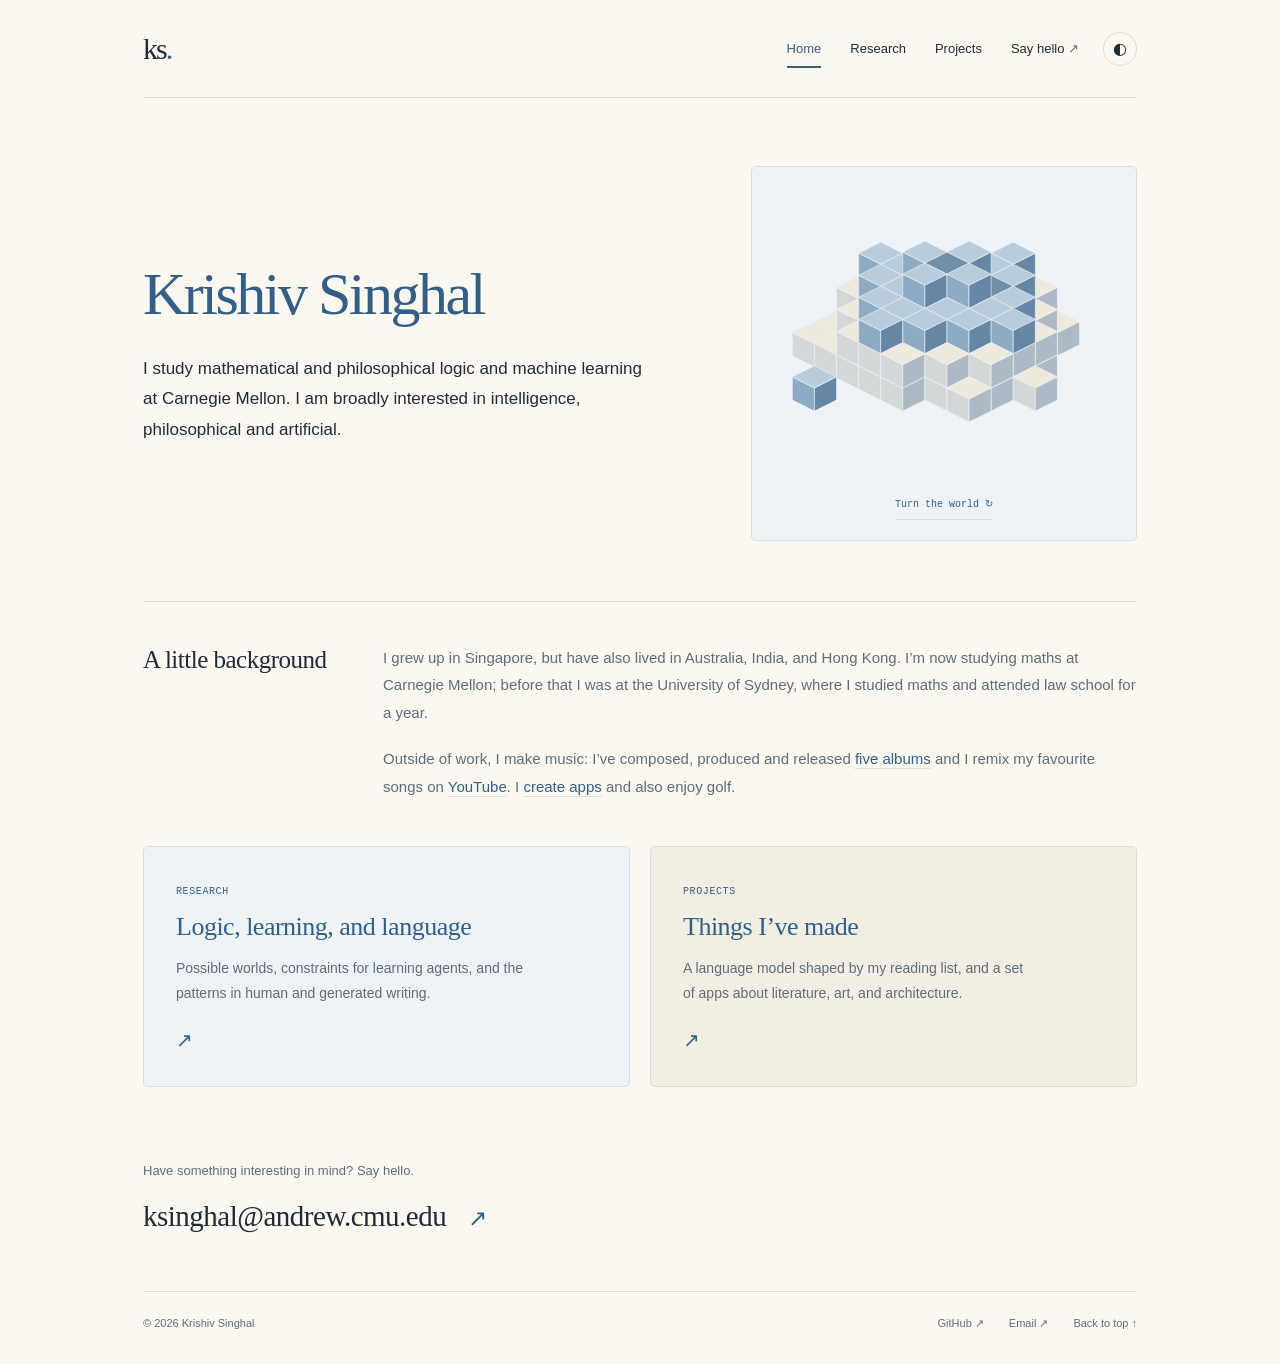
<file: index.html>
<!doctype html>
<html lang="en">
<head>
  <meta charset="utf-8"><meta name="viewport" content="width=device-width, initial-scale=1">
  <title>Krishiv Singhal</title>
  <meta name="description" content="Krishiv Singhal studies mathematical and philosophical logic and machine learning at Carnegie Mellon. Research, projects, and a little about me.">
  <meta name="theme-color" content="#fafaf8">
  <link rel="icon" type="image/svg+xml" href="data:image/svg+xml,%3Csvg xmlns='http://www.w3.org/2000/svg' viewBox='0 0 32 32'%3E%3Cpath fill='%23232b35' d='M16 2 29 9v14l-13 7L3 23V9z'/%3E%3Cpath fill='%23c8cdd3' d='m16 3 12 7-12 7L4 10z'/%3E%3Cpath fill='%23818c99' d='m4 11 11 7v11L4 23z'/%3E%3C/svg%3E">
  <link rel="stylesheet" href="style.css?v=20261001"><script src="script.js?v=20261001" defer></script>
</head>
<body>
<a class="skip" href="#main">Skip to content</a>
<div class="shell">
  <header><a class="monogram" href="index.html" aria-label="Krishiv Singhal, home">ks<span>.</span></a><nav aria-label="Main navigation"><a href="index.html" aria-current="page">Home</a><a href="research.html">Research</a><a href="projects.html">Projects</a><a href="mailto:ksinghal@andrew.cmu.edu">Say hello <span aria-hidden="true">↗</span></a></nav><button type="button" class="theme-toggle" data-theme-toggle aria-label="Switch to dark theme" hidden><span aria-hidden="true">◐</span></button></header>
  <main id="main">
    <section class="intro" aria-labelledby="name">
      <div class="intro-copy"><h1 id="name">Krishiv Singhal</h1><p class="intro-note">I study mathematical and philosophical logic and machine learning at Carnegie Mellon. I am broadly interested in intelligence, philosophical and artificial.</p></div>
      <figure class="hero-figure"><svg id="voxel-world" viewBox="0 0 400 360" role="img" aria-label="An abstract stepped landscape built from small grey and navy cubes"></svg><button class="world-turn" type="button" data-world-turn aria-label="Turn the voxel world" hidden>Turn the world <span aria-hidden="true">↻</span></button></figure>
    </section>
    <section id="about" class="about" aria-labelledby="about-title"><h2 id="about-title">A little background</h2><div><p>I grew up in Singapore, but have also lived in Australia, India, and Hong Kong. I’m now studying maths at Carnegie Mellon; before that I was at the University of Sydney, where I studied maths and attended law school for a year.</p><p>Outside of work, I make music: I’ve composed, produced and released <a href="https://open.spotify.com/artist/4lldGzQ3zyose5bvCWGqwF">five albums</a> and I remix my favourite songs on <a href="https://www.youtube.com/channel/UCVRhg6U-w7PQTtRtEd83idQ">YouTube</a>. I <a href="https://bites-suite-website.vercel.app/">create apps</a> and also enjoy golf.</p></div></section>
    <section class="pathways" aria-label="Explore my work">
      <a class="pathway" href="research.html"><span class="label">RESEARCH</span><h2>Logic, learning, and language</h2><p>Possible worlds, constraints for learning agents, and the patterns in human and generated writing.</p><span class="arrow" aria-hidden="true">↗</span></a>
      <a class="pathway" href="projects.html"><span class="label">PROJECTS</span><h2>Things I’ve made</h2><p>A language model shaped by my reading list, and a set of apps about literature, art, and architecture.</p><span class="arrow" aria-hidden="true">↗</span></a>
    </section>
    <section class="contact"><p>Have something interesting in mind? Say hello.</p><a href="mailto:ksinghal@andrew.cmu.edu">ksinghal@andrew.cmu.edu <span aria-hidden="true">↗</span></a></section>
  </main>
  <footer><span>© 2026 Krishiv Singhal</span><a href="https://github.com/k191105">GitHub ↗</a><a href="mailto:ksinghal@andrew.cmu.edu">Email ↗</a><a href="#main">Back to top ↑</a></footer>
</div>
</body>
</html>
</file>
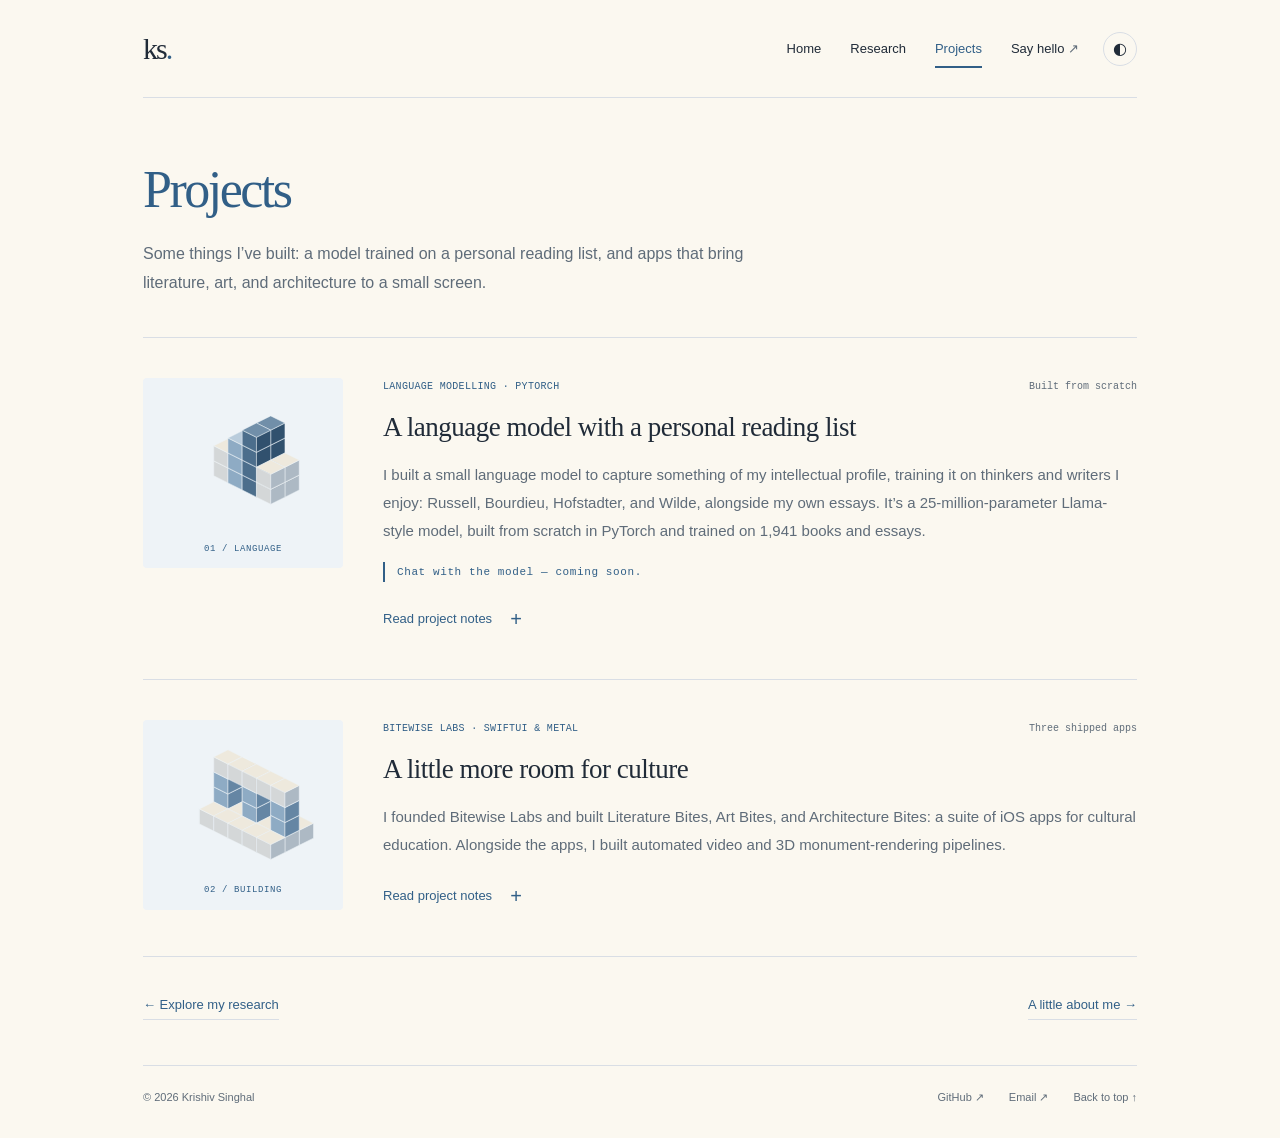
<file: projects.html>
<!doctype html>
<html lang="en">
<head>
  <meta charset="utf-8"><meta name="viewport" content="width=device-width, initial-scale=1">
  <title>Projects — Krishiv Singhal</title>
  <meta name="description" content="A personal language model and the Bitewise Labs cultural education apps, built by Krishiv Singhal.">
  <meta name="theme-color" content="#fafaf8">
  <link rel="icon" type="image/svg+xml" href="data:image/svg+xml,%3Csvg xmlns='http://www.w3.org/2000/svg' viewBox='0 0 32 32'%3E%3Cpath fill='%23232b35' d='M16 2 29 9v14l-13 7L3 23V9z'/%3E%3Cpath fill='%23c8cdd3' d='m16 3 12 7-12 7L4 10z'/%3E%3Cpath fill='%23818c99' d='m4 11 11 7v11L4 23z'/%3E%3C/svg%3E">
  <link rel="stylesheet" href="style.css?v=20261001"><script src="script.js?v=20261001" defer></script>
</head>
<body>
<a class="skip" href="#main">Skip to content</a>
<div class="shell">
  <header><a class="monogram" href="index.html" aria-label="Krishiv Singhal, home">ks<span>.</span></a><nav aria-label="Main navigation"><a href="index.html">Home</a><a href="research.html">Research</a><a href="projects.html" aria-current="page">Projects</a><a href="mailto:ksinghal@andrew.cmu.edu">Say hello <span aria-hidden="true">↗</span></a></nav><button type="button" class="theme-toggle" data-theme-toggle aria-label="Switch to dark theme" hidden><span aria-hidden="true">◐</span></button></header>
  <main id="main">
    <section class="page-intro"><h1>Projects</h1><p>Some things I’ve built: a model trained on a personal reading list, and apps that bring literature, art, and architecture to a small screen.</p></section>
    <section class="work" aria-label="Selected projects">
      <article class="project" id="language-model"><div class="project-art"><svg data-voxel="books" viewBox="0 0 240 180" aria-hidden="true"></svg><span>01 / LANGUAGE</span></div><div class="project-copy"><div class="project-meta">LANGUAGE MODELLING · PYTORCH <span>Built from scratch</span></div><h2>A language model with a personal reading list</h2><p>I built a small language model to capture something of my intellectual profile, training it on thinkers and writers I enjoy: Russell, Bourdieu, Hofstadter, and Wilde, alongside my own essays. It’s a 25-million-parameter Llama-style model, built from scratch in PyTorch and trained on 1,941 books and essays.</p><p class="quiet">Chat with the model — coming soon.</p><details><summary aria-label="Read project notes for the language model">Read project notes <span aria-hidden="true">+</span></summary><div class="notes"><h3>Inside the implementation</h3><p>The model brings together byte-pair encoding, rotary position embeddings, grouped-query attention, RMSNorm, SwiGLU, and AdamW. Training used 212 million tokens drawn from books and essays.</p><h3>From text to transformer</h3><p>This project follows the language-model pipeline all the way from the choice of text to the mechanics of a transformer. Its scale makes the components tangible: the tokenizer, architecture, and training corpus are parts of the same system.</p></div></details></div></article>
      <article class="project" id="bites-suite"><div class="project-art"><svg data-voxel="museum" viewBox="0 0 240 180" aria-hidden="true"></svg><span>02 / BUILDING</span></div><div class="project-copy"><div class="project-meta">BITEWISE LABS · SWIFTUI & METAL <span>Three shipped apps</span></div><h2>A little more room for culture</h2><p>I founded Bitewise Labs and built Literature Bites, Art Bites, and Architecture Bites: a suite of iOS apps for cultural education. Alongside the apps, I built automated video and 3D monument-rendering pipelines.</p><details><summary aria-label="Read project notes for Bitewise Labs">Read project notes <span aria-hidden="true">+</span></summary><div class="notes"><h3>From content to a working product</h3><p>The suite brings literature, art, and architecture into three focused apps. The engineering spans the native SwiftUI experience, Metal, and the tools that produce visual content for the apps.</p><h3>Bringing the pieces together</h3><p>The three released apps bring together native software and educational content. The automated pipelines support the ongoing work of creating videos and rendering architectural models.</p><a class="text-link" href="https://bites-suite-website.vercel.app/">Visit Bites Suite <span aria-hidden="true">↗</span></a></div></details></div></article>
    </section>
    <nav class="page-nav" aria-label="Continue exploring"><a class="text-link" href="research.html">← Explore my research</a><a class="text-link" href="index.html#about">A little about me →</a></nav>
  </main>
  <footer><span>© 2026 Krishiv Singhal</span><a href="https://github.com/k191105">GitHub ↗</a><a href="mailto:ksinghal@andrew.cmu.edu">Email ↗</a><a href="#main">Back to top ↑</a></footer>
</div>
</body>
</html>
</file>
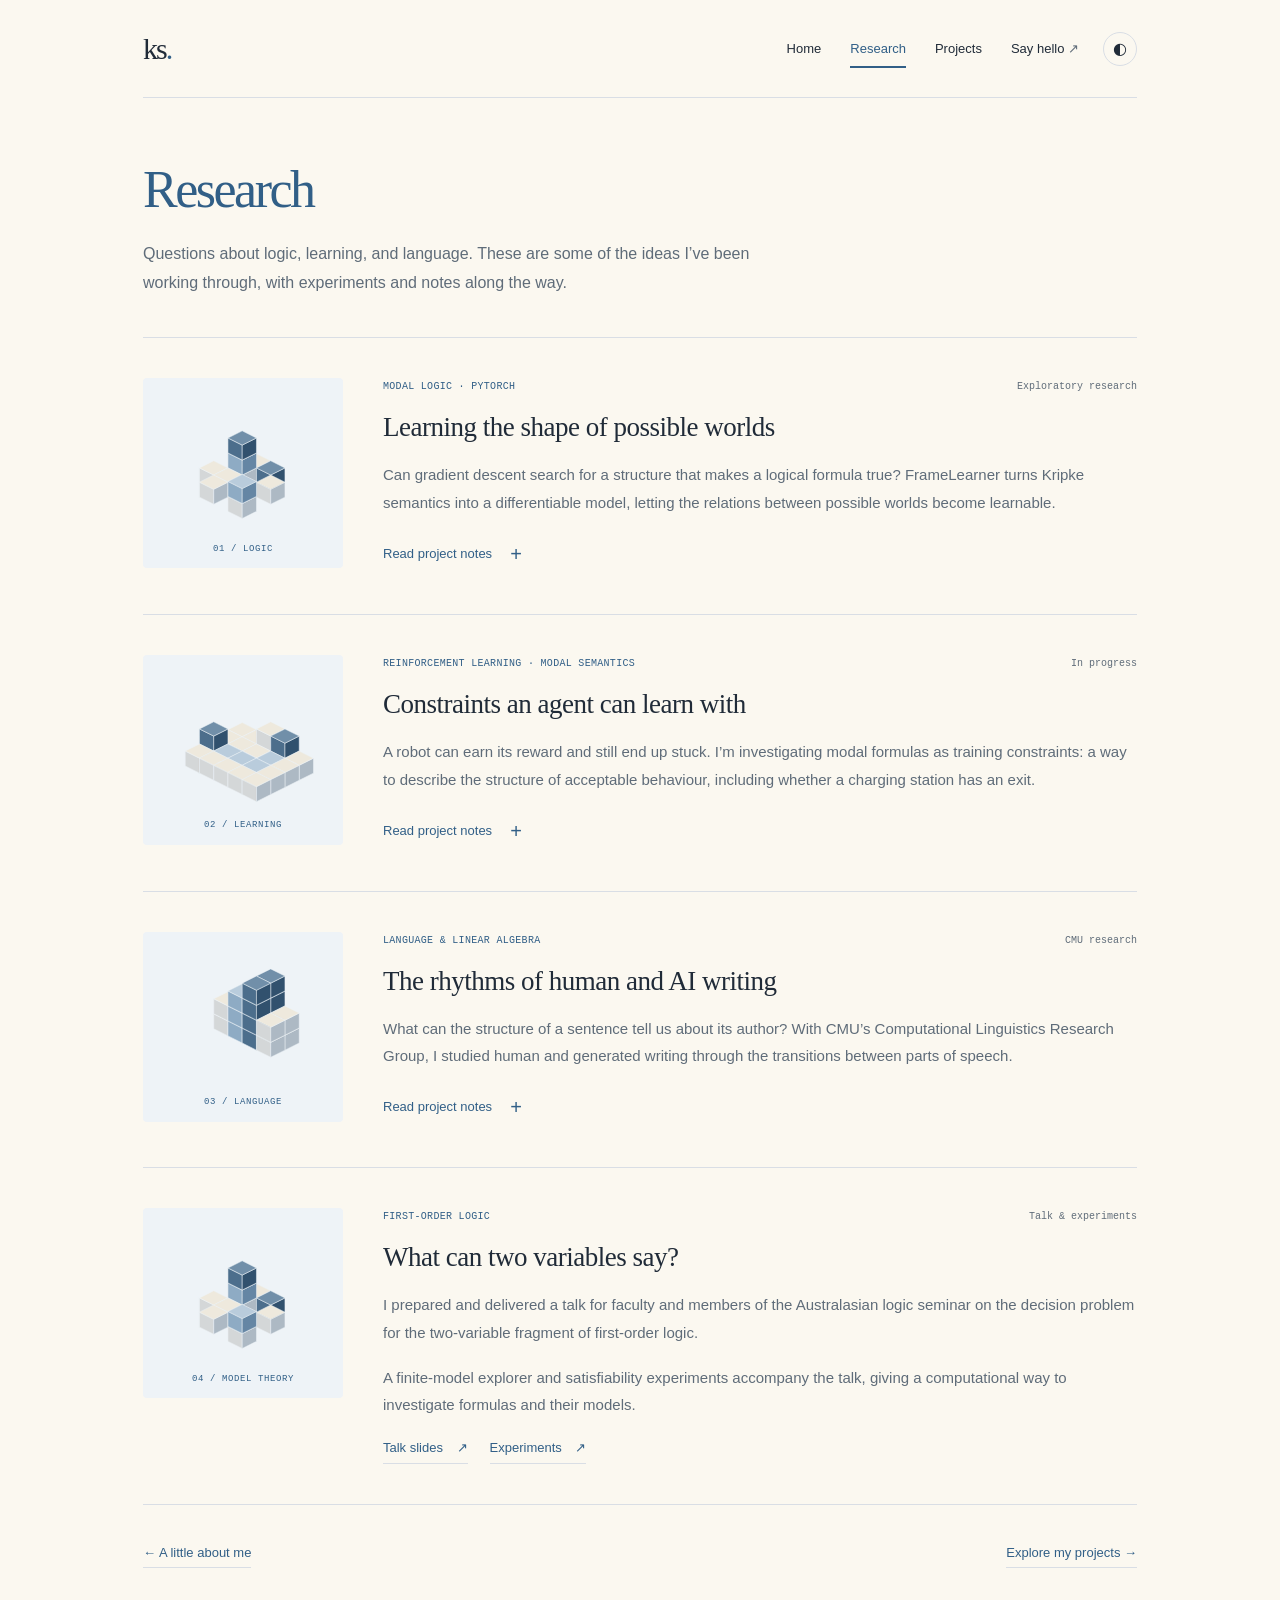
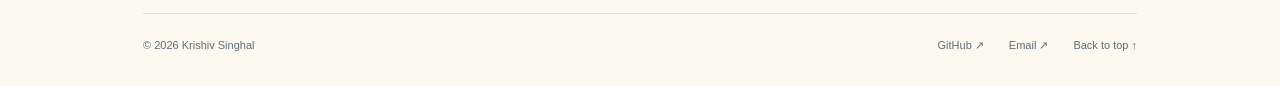
<file: research.html>
<!doctype html>
<html lang="en">
<head>
  <meta charset="utf-8"><meta name="viewport" content="width=device-width, initial-scale=1">
  <title>Research — Krishiv Singhal</title>
  <meta name="description" content="Selected research by Krishiv Singhal in modal logic, reinforcement learning, computational linguistics, and model theory.">
  <meta name="theme-color" content="#fafaf8">
  <link rel="icon" type="image/svg+xml" href="data:image/svg+xml,%3Csvg xmlns='http://www.w3.org/2000/svg' viewBox='0 0 32 32'%3E%3Cpath fill='%23232b35' d='M16 2 29 9v14l-13 7L3 23V9z'/%3E%3Cpath fill='%23c8cdd3' d='m16 3 12 7-12 7L4 10z'/%3E%3Cpath fill='%23818c99' d='m4 11 11 7v11L4 23z'/%3E%3C/svg%3E">
  <link rel="stylesheet" href="style.css?v=20261001"><script src="script.js?v=20261001" defer></script>
</head>
<body>
<a class="skip" href="#main">Skip to content</a>
<div class="shell">
  <header><a class="monogram" href="index.html" aria-label="Krishiv Singhal, home">ks<span>.</span></a><nav aria-label="Main navigation"><a href="index.html">Home</a><a href="research.html" aria-current="page">Research</a><a href="projects.html">Projects</a><a href="mailto:ksinghal@andrew.cmu.edu">Say hello <span aria-hidden="true">↗</span></a></nav><button type="button" class="theme-toggle" data-theme-toggle aria-label="Switch to dark theme" hidden><span aria-hidden="true">◐</span></button></header>
  <main id="main">
    <section class="page-intro"><h1>Research</h1><p>Questions about logic, learning, and language. These are some of the ideas I’ve been working through, with experiments and notes along the way.</p></section>
    <section class="work" aria-label="Research projects">
      <article class="project" id="framelearner" data-category="logic learning"><div class="project-art"><svg data-voxel="logic" viewBox="0 0 240 180" aria-hidden="true"></svg><span>01 / LOGIC</span></div><div class="project-copy"><div class="project-meta">MODAL LOGIC · PYTORCH <span>Exploratory research</span></div><h2>Learning the shape of possible worlds</h2><p>Can gradient descent search for a structure that makes a logical formula true? FrameLearner turns Kripke semantics into a differentiable model, letting the relations between possible worlds become learnable.</p><details><summary aria-label="Read project notes for FrameLearner">Read project notes <span aria-hidden="true">+</span></summary><div class="notes"><h3>From a formula to a frame</h3><p>A Kripke frame describes worlds and which worlds are accessible from one another. I relax those relations into continuous values, then optimise them with fuzzy versions of the logical operators. An adversarial valuation searches for counterexamples while the relation learns to reduce logical loss.</p><h3>What the experiment tells us</h3><p>The small, eight-world experiments recover some recognisable frame structure, but low fuzzy loss is not a certificate of classical validity. Oscillation, degenerate solutions, and the need for a formal verification step remain central limitations. The interesting question is how the structure of an axiom affects the difficulty of learning its frame.</p><a class="text-link" href="https://github.com/k191105/FrameLearner">Explore FrameLearner <span aria-hidden="true">↗</span></a></div></details></div></article>
      <article class="project" id="modal-rl" data-category="logic learning"><div class="project-art"><svg data-voxel="path" viewBox="0 0 240 180" aria-hidden="true"></svg><span>02 / LEARNING</span></div><div class="project-copy"><div class="project-meta">REINFORCEMENT LEARNING · MODAL SEMANTICS <span>In progress</span></div><h2>Constraints an agent can learn with</h2><p>A robot can earn its reward and still end up stuck. I’m investigating modal formulas as training constraints: a way to describe the structure of acceptable behaviour, including whether a charging station has an exit.</p><details><summary aria-label="Read project notes for modal logic and reinforcement learning">Read project notes <span aria-hidden="true">+</span></summary><div class="notes"><h3>A small world with a revealing failure</h3><p>The proof of concept begins with a grid-world agent that can reach a charger but cannot escape it. The modal condition C → ◇¬Q expresses that a charger should have an accessible, unobstructed neighbour. A penalty based on this condition is incorporated into training.</p><h3>Beyond the first example</h3><p>The project extends the idea to uncertain maps and two-agent coordination. It is an investigation, not a demonstrated replacement for reward shaping: simple constraints can also be written as reward penalties, and systematic comparisons are still needed. My current research at CMU also explores probabilistic semantics for propositional dynamic logic through Markov decision processes.</p><a class="text-link" href="https://github.com/k191105/ModalLogicRegularisedRL">Read the experiments <span aria-hidden="true">↗</span></a></div></details></div></article>
<article class="project" id="writing" data-category="learning"><div class="project-art"><svg data-voxel="books" viewBox="0 0 240 180" aria-hidden="true"></svg><span>03 / LANGUAGE</span></div><div class="project-copy"><div class="project-meta">LANGUAGE & LINEAR ALGEBRA <span>CMU research</span></div><h2>The rhythms of human and AI writing</h2><p>What can the structure of a sentence tell us about its author? With CMU’s Computational Linguistics Research Group, I studied human and generated writing through the transitions between parts of speech.</p><details><summary aria-label="Read project notes for human and AI writing">Read project notes <span aria-hidden="true">+</span></summary><div class="notes"><h3>From sentences to matrices</h3><p>The analysis treats part-of-speech sequences as Markov chains. Comparing their spectral gaps, stationary distributions, and mixing behaviour offers a way to examine linguistic structure across human and generated text.</p><p>The experiments use paired comparisons across genres. The repository includes the methodology and analysis; this is a study of patterns in writing, rather than a claim to reliably identify every text’s source.</p><a class="text-link" href="https://github.com/k191105/Spectral-Experiments-in-Human-AI-Writing">Code & methodology <span aria-hidden="true">↗</span></a></div></details></div></article>
<article class="project" id="two-variables" data-category="logic"><div class="project-art"><svg data-voxel="logic" viewBox="0 0 240 180" aria-hidden="true"></svg><span>04 / MODEL THEORY</span></div><div class="project-copy"><div class="project-meta">FIRST-ORDER LOGIC <span>Talk & experiments</span></div><h2>What can two variables say?</h2><p>I prepared and delivered a talk for faculty and members of the Australasian logic seminar on the decision problem for the two-variable fragment of first-order logic.</p><p>A finite-model explorer and satisfiability experiments accompany the talk, giving a computational way to investigate formulas and their models.</p><div class="inline-links"><a class="text-link" href="https://docs.google.com/presentation/d/1SAHjaGzuCCPHUVZiZ7IF5opHbTyGHZb0F1T9v4tCk3E/edit">Talk slides <span aria-hidden="true">↗</span></a><a class="text-link" href="https://github.com/k191105/FO2-Presentation-Results">Experiments <span aria-hidden="true">↗</span></a></div></div></article>
    </section>
    <nav class="page-nav" aria-label="Continue exploring"><a class="text-link" href="index.html">← A little about me</a><a class="text-link" href="projects.html">Explore my projects →</a></nav>
  </main>
  <footer><span>© 2026 Krishiv Singhal</span><a href="https://github.com/k191105">GitHub ↗</a><a href="mailto:ksinghal@andrew.cmu.edu">Email ↗</a><a href="#main">Back to top ↑</a></footer>
</div>
</body>
</html>
</file>
<file: style.css>
:root{--paper:#fbf8f0;--ink:#202b38;--muted:#5f6c79;--line:#d9dee5;--accent:#315f87;--tint:#eef3f7;--panel:#f3eee4;--blue:#315f87;--mono:ui-monospace,SFMono-Regular,Menlo,Consolas,monospace;color-scheme:light}
:root[data-theme=dark]{--paper:#18212b;--ink:#e8edf2;--muted:#b0bcc8;--line:#394858;--accent:#9fc3e1;--tint:#223244;--panel:#2b2a29;--blue:#9fc3e1;color-scheme:dark}
*{box-sizing:border-box}html{scroll-behavior:smooth;scroll-padding-top:35px}body{margin:0;background:var(--paper);color:var(--ink);font-family:Arial,Helvetica,sans-serif;font-size:15px;line-height:1.8;-webkit-font-smoothing:antialiased}::selection{background:#c8dced;color:#1d3448}a{color:inherit;text-decoration:none}a:hover{color:var(--accent)}a,button,summary{-webkit-tap-highlight-color:transparent}a:focus-visible,button:focus-visible,summary:focus-visible{outline:2px solid var(--accent);outline-offset:5px}button{font:inherit;color:inherit;cursor:pointer}button:hover{color:var(--accent)}[hidden]{display:none!important}.shell{max-width:1090px;padding:0 48px;margin:auto}header{min-height:98px;display:flex;align-items:center;justify-content:space-between;gap:24px;border-bottom:1px solid var(--line)}.monogram{font-family:Georgia,serif;font-size:30px;letter-spacing:-2px}.monogram span{color:var(--accent)}nav{display:flex;align-items:center;gap:29px;font-size:13px}nav a{padding:8px 0;position:relative}nav a[aria-current=page]{color:var(--accent)}nav a[aria-current=page]:after{content:"";position:absolute;height:2px;background:var(--accent);bottom:0;left:0;right:0}nav span{color:var(--muted)}[data-theme-toggle]{background:transparent;border:1px solid var(--line);border-radius:50%;width:34px;height:34px;line-height:1;display:grid;place-items:center;font-size:16px}
.intro{display:grid;grid-template-columns:1.45fr 1fr;gap:48px;align-items:center;padding:68px 0 60px}.intro-copy{min-width:0}h1{font-family:Georgia,'Times New Roman',serif;font-size:60px;font-weight:400;letter-spacing:-2.5px;line-height:1.13;margin:0 0 25px}.intro h1{color:var(--accent)}h1 span{color:var(--accent)}.intro-note{font-size:17px;line-height:1.8;max-width:510px;margin:0;color:var(--ink)}.intro-copy>p:not(.intro-note){color:var(--muted)}.hero-figure{margin:0;background:var(--tint);border-radius:5px;position:relative;padding:4px 0 20px;overflow:hidden;border:1px solid var(--line)}.hero-figure svg{width:100%;height:auto;display:block}.hero-figure button{display:block;margin:-26px auto 0;border:0;border-bottom:1px solid var(--line);background:transparent;padding:5px 0;font-family:var(--mono);font-size:10px;color:var(--accent);position:relative}.hero-figure figcaption{font-family:var(--mono);font-size:10px;text-align:center;color:var(--muted)}.voxel{transition:transform .3s ease}.hero-figure:hover .accent-voxel{transform:translateY(-3px)}
h2{font-family:Georgia,serif;font-size:25px;font-weight:400;line-height:1.3;letter-spacing:-.5px;margin:0}h3{font-family:Georgia,serif;font-size:27px;font-weight:400;letter-spacing:-.55px;line-height:1.3;margin:0 0 16px}.section-heading{display:flex;align-items:center;justify-content:space-between;gap:20px;border-bottom:1px solid var(--line);padding-bottom:22px}.eyebrow,.project-meta,.project-art>span,.quiet,.label{font-family:var(--mono);font-size:10px;letter-spacing:.6px;color:var(--muted)}.eyebrow{margin:0 0 18px}.text-link{font-size:13px;color:var(--accent);border-bottom:1px solid var(--line);padding-bottom:3px;display:inline-block;line-height:1.8}.text-link span{margin-left:10px}.inline-links{display:flex;flex-wrap:wrap;gap:22px}.about{display:grid;grid-template-columns:200px 1fr;gap:40px;border-top:1px solid var(--line);padding:42px 0 46px}.about>div{min-width:0}.about p{color:var(--muted);font-size:15px;line-height:1.85;margin:0 0 18px}.about p:last-child{margin:0}.about p a{color:var(--accent);text-decoration:underline;text-decoration-color:var(--line);text-underline-offset:4px}.pathways{display:grid;grid-template-columns:1fr 1fr;gap:20px;padding:0 0 40px}.pathway{display:block;position:relative;padding:28px 32px;background:var(--tint);border:1px solid var(--line);border-radius:5px;transition:border-color .2s,transform .2s}.pathway:nth-child(2){background:var(--panel)}.pathway:hover{border-color:var(--accent);transform:translateY(-3px)}.pathway h2,.pathway h3{font-size:26px;margin:8px 0 12px;color:var(--accent)}.pathway p{font-size:14px;color:var(--muted);margin:0;max-width:350px}.pathway .arrow{display:block;color:var(--accent);margin-top:15px;font-size:20px}.pathway .label{color:var(--accent)}
.page-intro{padding:63px 0 40px;max-width:700px}.page-intro h1{font-size:52px;color:var(--accent);margin-bottom:20px}.page-intro>p{color:var(--muted);font-size:16px;line-height:1.8;max-width:660px;margin:0}.project{display:grid;grid-template-columns:200px 1fr;gap:40px;padding:40px 0;border-top:1px solid var(--line)}.project-art{background:var(--tint);border-radius:4px;display:flex;flex-direction:column;align-items:center;justify-content:center;height:190px}.project-art svg{width:190px;height:143px}.project-art>span{font-size:9px;margin-top:8px;color:var(--accent)}.project-copy{min-width:0}.project-meta{display:flex;justify-content:space-between;gap:18px;font-size:10px;letter-spacing:.3px;margin:0 0 14px;color:var(--accent)}.project-meta>span{text-align:right;color:var(--muted);letter-spacing:0}.project-copy>p{color:var(--muted);font-size:15px;line-height:1.85;margin:0 0 17px}.project-copy>p.quiet{display:block;font-size:11px;color:var(--accent);border-left:2px solid var(--accent);padding-left:12px}.project-copy .inline-links{margin-top:16px}summary{display:flex;align-items:center;gap:18px;cursor:pointer;list-style:none;width:max-content;max-width:100%;font-size:13px;color:var(--accent);min-height:40px}summary::-webkit-details-marker{display:none}summary span{font-size:20px;line-height:1;transition:transform .2s}details[open] summary span{transform:rotate(45deg)}.notes{font-size:14px;line-height:1.85;color:var(--muted);padding:8px 0 2px;max-width:650px}.notes h4{font-size:14px;color:var(--ink);font-weight:500;margin:15px 0 8px}.notes p{margin:0 0 18px}.notes .text-link{margin-bottom:12px}.small-grid{display:grid;grid-template-columns:1fr 1fr;gap:38px;padding:30px 0 40px}.small-grid h3{font-size:24px}.small-grid p:not(.eyebrow){color:var(--muted);font-size:14px;margin:0 0 20px}.further{padding-top:34px}.page-nav{display:flex;align-items:center;justify-content:space-between;gap:24px;border-top:1px solid var(--line);padding:28px 0 45px;font-size:14px;color:var(--accent)}.contact{padding:32px 0 49px}.contact p{font-size:13px;color:var(--muted);margin:0 0 8px}.contact>a{font-family:Georgia,serif;font-size:29px;letter-spacing:-.5px;overflow-wrap:anywhere}.contact>a span{color:var(--accent);font-family:Arial,sans-serif;font-size:23px;margin-left:15px}footer{border-top:1px solid var(--line);display:flex;flex-wrap:wrap;align-items:center;gap:25px;padding:22px 0 30px;font-size:11px;color:var(--muted)}footer>span{margin-right:auto}.skip{position:absolute;left:20px;top:-100px;padding:10px;background:var(--paper);z-index:10}.skip:focus{top:10px}
@media(max-width:760px){.shell{padding:0 25px}header{min-height:85px}nav{gap:20px}.intro{grid-template-columns:1.35fr 1fr;gap:25px;padding:50px 0}h1{font-size:47px;letter-spacing:-1.8px}.intro-note{font-size:15px}.hero-figure button{font-size:9px;margin:-12px auto 0}.about,.project{grid-template-columns:150px 1fr;gap:25px}.project-art{height:155px}.project-art svg{width:145px;height:112px}.project-meta{display:block}.project-meta>span{display:block;text-align:left;margin-top:5px}.project-copy>p{font-size:14px}h3{font-size:24px}.pathway{padding:24px}.quiet{letter-spacing:0}.page-intro{padding:45px 0 35px}.page-intro h1{font-size:45px}}
@media(max-width:540px){.shell{padding:0 22px}header{gap:12px;min-height:82px}nav{gap:17px;font-size:12px}.monogram{font-size:28px}[data-theme-toggle]{width:30px;height:30px}.intro{grid-template-columns:1fr;gap:28px;padding:40px 0}.intro h1{font-size:46px;margin-bottom:20px}.intro-note{font-size:16px}.hero-figure{width:100%;max-width:310px;justify-self:center;padding-bottom:17px}.hero-figure svg{height:230px}.hero-figure button{margin:-10px auto 0;font-size:10px}.about{grid-template-columns:1fr;gap:20px;padding:32px 0}.about p{font-size:14px}.pathways,.small-grid{grid-template-columns:1fr;gap:16px}.pathways{padding-bottom:16px}.pathway{padding:25px}.pathway h2{font-size:25px}.pathway .arrow{position:absolute;right:24px;top:16px}.page-intro h1{font-size:44px}.page-intro>p{font-size:15px}.project{grid-template-columns:1fr;gap:23px;padding:30px 0}.project-art{height:150px;align-items:flex-start;position:relative}.project-art svg{height:143px;width:195px;margin-left:12px}.project-art>span{position:absolute;right:17px;bottom:15px;font-size:9px}.project-copy>p{font-size:14px}.project-meta{font-size:10px}h3{font-size:25px}.notes{font-size:14px}.section-heading .quiet{display:none}.page-nav{font-size:13px}.contact>a{font-size:24px}.contact>a span{margin-left:6px}footer{font-size:10px;gap:18px}}
@media(prefers-reduced-motion:reduce){html{scroll-behavior:auto}*,*:before,*:after{transition:none!important}.pathway:hover,.hero-figure:hover .accent-voxel{transform:none}}

.project-copy>h2{font-size:27px;margin-bottom:16px}.notes h3{font-family:Arial,Helvetica,sans-serif;font-size:14px;color:var(--ink);font-weight:500;letter-spacing:0;margin:15px 0 8px}header nav{margin-left:auto}@media(max-width:540px){header{gap:14px}.project-copy>h2{font-size:25px}}
@media(max-width:540px){nav{gap:15px}nav a[href^="mailto:"]{display:none}}
</file>
